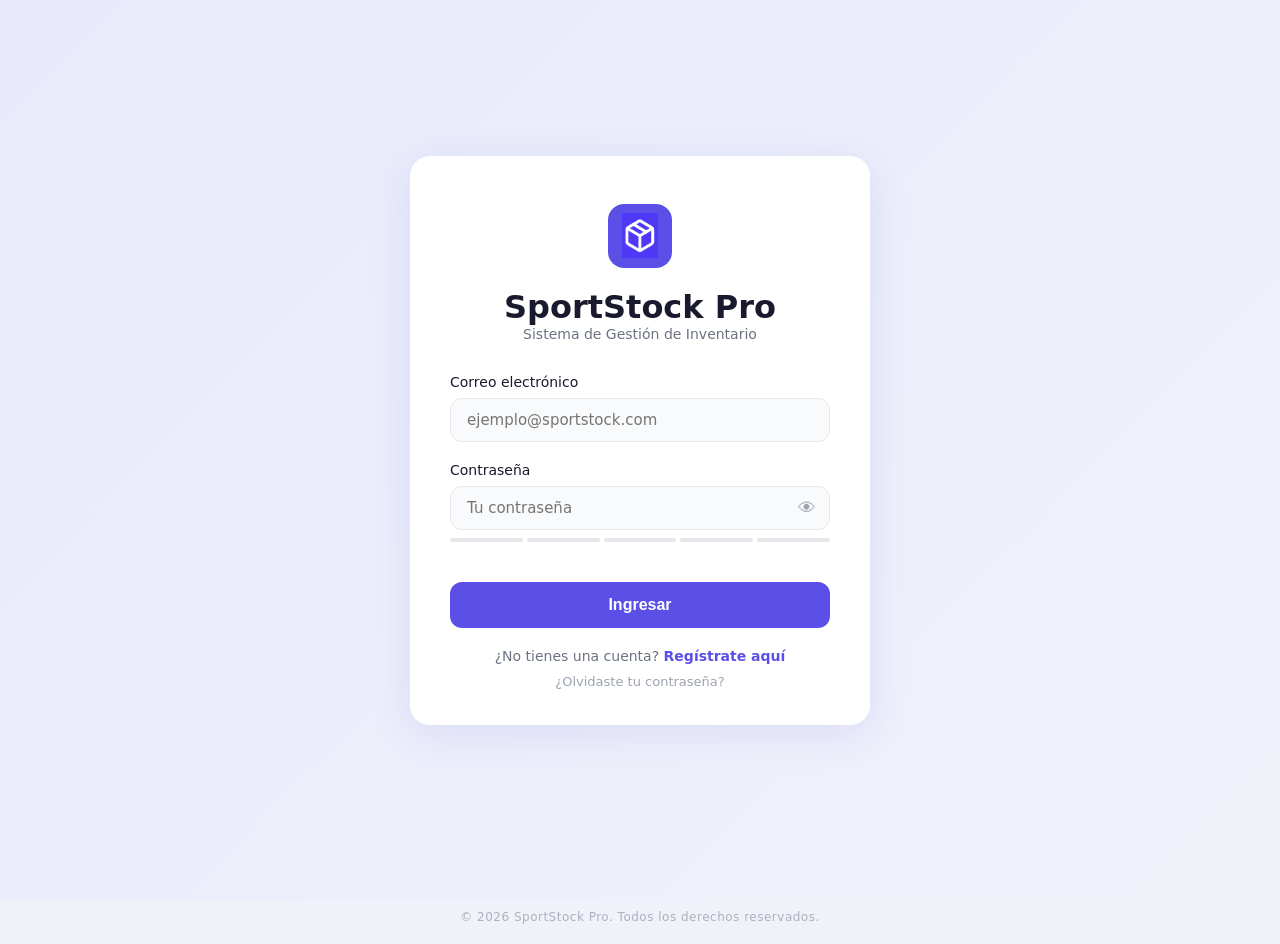
<file: daniel proyecto/index.html>
<!DOCTYPE html>
<html lang="es">
<head>
    <meta charset="UTF-8" />
    <meta name="viewport" content="width=device-width, initial-scale=1.0" />
    <title>SportStock Pro - Login</title>
    <link rel="stylesheet" href="CSS/styles.css">
    <style>
        .input-wrap { position: relative; }
        .input-wrap input { padding-right: 40px !important; }
        .ico { position: absolute; right: 14px; top: 50%; transform: translateY(-50%); pointer-events: none; }

        .toggle-pass {
            position: absolute; right: 14px; top: 50%; transform: translateY(-50%);
            background: none; border: none; cursor: pointer; font-size: 18px; color: #9CA3AF; padding: 0;
        }
        .toggle-pass:hover { color: #5B4FE8; }

        .strength-bar { display: flex; gap: 4px; margin-top: 8px; }
        .strength-bar span { flex: 1; height: 4px; border-radius: 4px; background: #E5E7EB; transition: background 0.3s; }
        .strength-label { font-size: 12px; font-weight: 600; margin-top: 4px; min-height: 16px; }

        .req-box { background: #F9FAFB; border: 1.5px solid #E5E7EB; border-radius: 10px; padding: 12px 14px; margin-top: 6px; display: none; }
        .req-box.visible { display: block; }
        .req-list { list-style: none; padding: 0; margin: 0; display: grid; grid-template-columns: 1fr 1fr; gap: 5px 12px; }
        .req-list li { font-size: 12px; color: #9CA3AF; display: flex; align-items: center; gap: 6px; }
        .req-list li::before { content: '✗'; color: #EF4444; font-weight: 700; flex-shrink: 0; }
        .req-list li.ok { color: #10B981; }
        .req-list li.ok::before { content: '✔'; color: #10B981; }

        .modal { display: none; position: fixed; inset: 0; background: rgba(0,0,0,0.45); z-index: 300; align-items: center; justify-content: center; padding: 20px; }
        .modal-box { background: white; border-radius: 20px; padding: 36px; width: 100%; max-width: 460px; box-shadow: 0 8px 40px rgba(91,79,232,0.18); margin: auto; }
        .field { margin-bottom: 14px; }
        .field label { display: block; margin-bottom: 6px; font-weight: 600; font-size: 14px; color: #1A1A2E; }
        .field input {
            width: 100%; padding: 12px; border: 1.5px solid #E5E7EB; border-radius: 10px;
            font-size: 14px; outline: none; font-family: inherit; background: #F9FAFB;
            transition: border-color 0.2s; box-sizing: border-box;
        }
        .field input:focus { border-color: #5B4FE8; background: white; }
        .err { color: #EF4444; font-size: 12px; margin-top: 4px; display: none; }

        .btn-row { display: flex; gap: 12px; margin-top: 22px; }
        .btn-main { flex: 2; padding: 13px; background: #5B4FE8; color: white; border: none; border-radius: 12px; font-size: 15px; font-weight: 600; cursor: pointer; }
        .btn-sec  { flex: 1; padding: 13px; background: white; color: #1A1A2E; border: 1.5px solid #E5E7EB; border-radius: 12px; font-size: 15px; font-weight: 600; cursor: pointer; }
    </style>
</head>
<body>
<div class="login-page">
    <div class="login-card">
        <div class="login-logo"><img src="assets/logo.png" alt="Logo"></div>
        <h1>SportStock Pro</h1>
        <p class="subtitle">Sistema de Gestión de Inventario</p>

        <div class="form-group">
            <label>Correo electrónico</label>
            <div class="input-wrap">
                <input type="text" id="uCorreo" placeholder="ejemplo@sportstock.com" oninput="chkEmail(this,'iconLogin','errLogin')">
                <span class="ico" id="iconLogin"></span>
            </div>
            <p class="err" id="errLogin">⚠️ Ingresa un correo válido (ej: usuario@empresa.com)</p>
        </div>

        <div class="form-group">
            <label>Contraseña</label>
            <div class="input-wrap">
                <input type="password" id="uPass" placeholder="Tu contraseña"
                    onfocus="showReq('reqLogin')" onblur="hideReq('reqLogin','uPass')" oninput="chkPass(this,'bL','labelLogin','L')">
                <button class="toggle-pass" type="button" onclick="togglePass('uPass',this)" tabindex="-1">👁</button>
            </div>
            <div class="strength-bar"><span id="bL1"></span><span id="bL2"></span><span id="bL3"></span><span id="bL4"></span><span id="bL5"></span></div>
            <div class="strength-label" id="labelLogin"></div>
            <div class="req-box" id="reqLogin">
                <ul class="req-list">
                    <li id="rL-len">Mínimo 8 caracteres</li>
                    <li id="rL-upper">Una mayúscula (A-Z)</li>
                    <li id="rL-lower">Una minúscula (a-z)</li>
                    <li id="rL-num">Un número (0-9)</li>
                    <li id="rL-special">Un carácter especial (!@#...)</li>
                </ul>
            </div>
        </div>

        <button class="btn-primary" id="btnLogin" onclick="login()">Ingresar</button>

        <p style="font-size:14px;color:#6B7280;margin-top:20px;">
            ¿No tienes una cuenta?
            <a href="#" onclick="openModal('modalReg');return false;" style="color:#5B4FE8;font-weight:600;text-decoration:none;">Regístrate aquí</a>
        </p>
        <a href="#" onclick="openModal('modalRec');return false;" style="display:block;margin-top:10px;font-size:13px;color:#9CA3AF;text-decoration:none;">
            ¿Olvidaste tu contraseña?
        </a>
    </div>
</div>

<p class="login-footer">© 2026 SportStock Pro. Todos los derechos reservados.</p>

<!-- MODAL REGISTRO -->
<div id="modalReg" class="modal">
    <div class="modal-box" style="overflow-y:auto;max-height:90vh;">
        <h2 style="font-size:22px;font-weight:700;text-align:center;color:#1A1A2E;margin-bottom:6px;">Comienza ahora</h2>
        <p style="text-align:center;color:#6B7280;font-size:14px;margin-bottom:22px;">Crea tu cuenta para gestionar tu inventario.</p>

        <div class="field">
            <label>Nombre Completo</label>
            <input type="text" id="regNombre" placeholder="Tu nombre completo" oninput="chkMin(this,'errNombre',3)">
            <p class="err" id="errNombre">⚠️ El nombre debe tener al menos 3 caracteres</p>
        </div>
        <div class="field">
            <label>Correo Corporativo</label>
            <div class="input-wrap">
                <input type="text" id="regCorreo" placeholder="usuario@sportstock.com" style="padding-right:40px" oninput="chkEmail(this,'iconReg','errCorreo')">
                <span class="ico" id="iconReg"></span>
            </div>
            <p class="err" id="errCorreo">⚠️ Ingresa un correo válido con @ y dominio</p>
        </div>
        <div class="field">
            <label>Edad</label>
            <input type="number" id="regEdad" placeholder="Ej: 25" min="1" max="99" oninput="chkEdad()">
            <p class="err" id="errEdad">⚠️ La edad debe estar entre 1 y 99 años</p>
        </div>
        <div class="field">
            <label>Contraseña</label>
            <div class="input-wrap">
                <input type="password" id="regPass" placeholder="Crea una contraseña segura" style="padding-right:44px"
                    onfocus="showReq('reqReg')" onblur="hideReq('reqReg','regPass')" oninput="chkPass(this,'bR','labelReg','R')">
                <button class="toggle-pass" type="button" onclick="togglePass('regPass',this)" tabindex="-1">👁</button>
            </div>
            <div class="strength-bar"><span id="bR1"></span><span id="bR2"></span><span id="bR3"></span><span id="bR4"></span><span id="bR5"></span></div>
            <div class="strength-label" id="labelReg"></div>
            <div class="req-box" id="reqReg">
                <ul class="req-list">
                    <li id="rR-len">Mínimo 8 caracteres</li>
                    <li id="rR-upper">Una mayúscula (A-Z)</li>
                    <li id="rR-lower">Una minúscula (a-z)</li>
                    <li id="rR-num">Un número (0-9)</li>
                    <li id="rR-special">Un carácter especial (!@#...)</li>
                </ul>
            </div>
        </div>

        <div class="btn-row">
            <button class="btn-main" onclick="registrar()">Crear cuenta</button>
            <button class="btn-sec"  onclick="closeModal('modalReg')">Cancelar</button>
        </div>
    </div>
</div>

<!-- MODAL RECUPERAR -->
<div id="modalRec" class="modal">
    <div class="modal-box" style="text-align:center;">
        <div id="recForm">
            <div style="font-size:40px;margin-bottom:12px;">🔐</div>
            <h2 style="font-size:20px;font-weight:700;margin-bottom:8px;">Recuperar acceso</h2>
            <p style="color:#6B7280;font-size:14px;margin-bottom:24px;">Te enviaremos un enlace para restablecer tu contraseña.</p>
            <div class="field" style="text-align:left;">
                <label>Correo Electrónico</label>
                <input type="text" id="correoRec" placeholder="ejemplo@sportstock.com">
                <p class="err" id="errRec">⚠️ Correo inválido</p>
            </div>
            <div class="btn-row" style="margin-top:8px;">
                <button class="btn-main" onclick="enviarRec()">Enviar enlace</button>
                <button class="btn-sec"  onclick="closeModal('modalRec')">Cerrar</button>
            </div>
        </div>
        <div id="recOk" style="display:none;">
            <div style="font-size:48px;margin-bottom:16px;">✅</div>
            <h2 style="font-size:20px;font-weight:700;margin-bottom:8px;">Revisa tu bandeja</h2>
            <p style="color:#6B7280;font-size:14px;margin-bottom:24px;">
                Hemos enviado las instrucciones a <strong id="correoMostrado"></strong>.
            </p>
            <button class="btn-main" style="flex:1;width:100%;" onclick="closeModal('modalRec')">Entendido</button>
        </div>
    </div>
</div>

<script>
const API = 'http://localhost:8080';
const RE = {
    email:   /^[^\s@]+@[^\s@]+\.[^\s@]+$/,
    upper:   /[A-Z]/,
    lower:   /[a-z]/,
    num:     /[0-9]/,
    special: /[!@#$%^&*()\-_=+\[\]{};':",.<>?\/\\|`~]/
};

// ── Modales ──────────────────────────────────────────────
function openModal(id) { document.getElementById(id).style.display = 'flex'; }
function closeModal(id) { document.getElementById(id).style.display = 'none'; }

// ── Toggle contraseña ─────────────────────────────────────
function togglePass(id, btn) {
    const inp = document.getElementById(id);
    inp.type = inp.type === 'password' ? 'text' : 'password';
    btn.textContent = inp.type === 'text' ? '🙈' : '👁';
}

// ── Requisitos ────────────────────────────────────────────
function showReq(id) { document.getElementById(id).classList.add('visible'); }
function hideReq(id, inputId) {
    if (!document.getElementById(inputId).value)
        document.getElementById(id).classList.remove('visible');
}

// ── Validación correo ─────────────────────────────────────
function chkEmail(inp, icoId, errId) {
    const ok = RE.email.test(inp.value.trim());
    document.getElementById(icoId).textContent = inp.value ? (ok ? '✅' : '❌') : '';
    document.getElementById(errId).style.display = (inp.value && !ok) ? 'block' : 'none';
}

// ── Validación mínimo de caracteres ───────────────────────
function chkMin(inp, errId, min) {
    document.getElementById(errId).style.display = inp.value.trim().length >= min ? 'none' : 'block';
}

// ── Validación edad ───────────────────────────────────────
function chkEdad() {
    const v = parseInt(document.getElementById('regEdad').value);
    document.getElementById('errEdad').style.display = (v >= 1 && v <= 99) ? 'none' : 'block';
}

// ── Barra de fortaleza + requisitos ───────────────────────
const SCORES = ['','Muy débil','Débil','Regular','Buena','Fuerte 🔒'];
const COLORS = ['','#EF4444','#EF4444','#F59E0B','#F59E0B','#10B981'];
const BARS   = ['','active-red','active-red','active-orange','active-orange','active-green'];

function chkPass(inp, barPfx, labelId, reqPfx) {
    const p = inp.value;
    const checks = { len: p.length>=8, upper: RE.upper.test(p), lower: RE.lower.test(p), num: RE.num.test(p), special: RE.special.test(p) };
    const score = Math.min(5, [p.length>=8, p.length>=12, RE.upper.test(p), RE.lower.test(p), RE.num.test(p), RE.special.test(p)].filter(Boolean).length);

    for (let i=1; i<=5; i++) {
        const el = document.getElementById(`${barPfx}${i}`);
        el.className = i <= score ? BARS[score] : '';
    }
    const lbl = document.getElementById(labelId);
    lbl.textContent = p ? SCORES[score] : '';
    lbl.style.color = COLORS[score] || '';

    for (const [k, ok] of Object.entries(checks)) {
        const li = document.getElementById(`r${reqPfx}-${k}`);
        if (li) li.className = ok ? 'ok' : '';
    }
}

function passOk(p) {
    return p.length>=8 && RE.upper.test(p) && RE.lower.test(p) && RE.num.test(p) && RE.special.test(p);
}

// ── LOGIN ─────────────────────────────────────────────────
async function login() {
    const correo = document.getElementById('uCorreo').value.trim();
    const pass   = document.getElementById('uPass').value;

    if (!RE.email.test(correo)) { document.getElementById('errLogin').style.display='block'; document.getElementById('uCorreo').focus(); return; }
    if (!passOk(pass))          { showReq('reqLogin'); document.getElementById('uPass').focus(); return; }

    const btn = document.getElementById('btnLogin');
    btn.textContent = 'Ingresando...'; btn.disabled = true;

    try {
        const res = await fetch(`${API}/usuarios/login`, {
            method: 'POST', headers: {'Content-Type':'application/json'},
            body: JSON.stringify({ correo, contraseña: pass })
        });
        if (res.ok) window.location.href = 'dashboard.html';
        else if (res.status===401||res.status===404) alert('❌ Correo o contraseña incorrectos.');
        else alert('Error del servidor. Intenta más tarde.');
    } catch {
        window.location.href = 'dashboard.html'; // modo demo
    } finally {
        btn.textContent = 'Ingresar'; btn.disabled = false;
    }
}

// ── REGISTRO ──────────────────────────────────────────────
async function registrar() {
    const nombre = document.getElementById('regNombre').value.trim();
    const correo = document.getElementById('regCorreo').value.trim();
    const edad   = parseInt(document.getElementById('regEdad').value)||0;
    const pass   = document.getElementById('regPass').value;

    if (nombre.length<3)          { document.getElementById('errNombre').style.display='block'; return; }
    if (!RE.email.test(correo))   { document.getElementById('errCorreo').style.display='block'; return; }
    if (edad<1||edad>99)          { document.getElementById('errEdad').style.display='block';   return; }
    if (!passOk(pass))            { showReq('reqReg'); return; }

    try {
        const res = await fetch(`${API}/usuarios`, {
            method: 'POST', headers: {'Content-Type':'application/json'},
            body: JSON.stringify({ nombre, correo, edad, rol:'Almacenista', estado:true, contraseña:pass })
        });
        if (res.ok||res.status===201) { alert(`✅ Cuenta creada para ${nombre}. Ya puedes iniciar sesión.`); closeModal('modalReg'); }
        else alert('No se pudo crear la cuenta. Verifica los datos.');
    } catch {
        alert(`✅ Cuenta creada para ${nombre} (modo demo).`); closeModal('modalReg');
    }
}

// ── RECUPERAR ─────────────────────────────────────────────
function enviarRec() {
    const correo = document.getElementById('correoRec').value.trim();
    if (!RE.email.test(correo)) { document.getElementById('errRec').style.display='block'; return; }
    document.getElementById('correoMostrado').textContent = correo;
    document.getElementById('recForm').style.display = 'none';
    document.getElementById('recOk').style.display   = 'block';
}

// Cerrar modales al abrir recuperar (reiniciar vista)
function openModalRec() {
    document.getElementById('recForm').style.display = 'block';
    document.getElementById('recOk').style.display   = 'none';
    openModal('modalRec');
}

document.addEventListener('keydown', e => { if (e.key==='Enter') login(); });
window.onclick = e => {
    if (e.target.id==='modalRec') closeModal('modalRec');
    if (e.target.id==='modalReg') closeModal('modalReg');
};
</script>
</body>
</html>
</file>
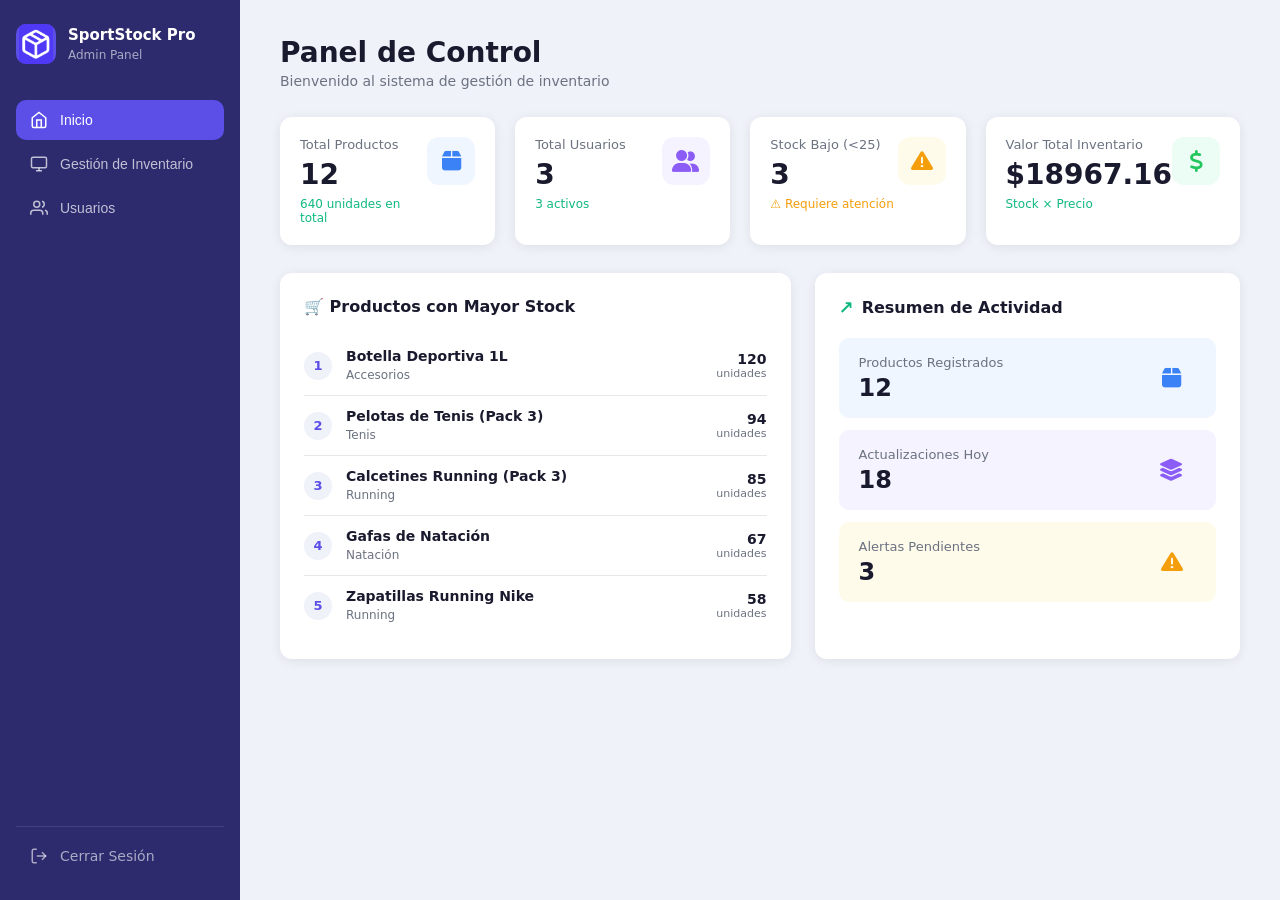
<file: daniel proyecto/dashboard.html>
<!DOCTYPE html>
<html lang="es">
<head>
  <meta charset="UTF-8"/>
  <meta name="viewport" content="width=device-width, initial-scale=1.0"/>
  <title>SportStock Pro - Dashboard</title>
  <link rel="stylesheet" href="CSS/styles.css">
  <link rel="stylesheet" href="https://cdnjs.cloudflare.com/ajax/libs/font-awesome/6.5.0/css/all.min.css">
</head>
<body>
<div class="app">

  <!-- SIDEBAR -->
  <aside class="sidebar">
    <div class="sidebar-brand">
      <div class="brand-icon"><img src="assets/logo.png" alt="Logo"></div>
      <div><h2>SportStock Pro</h2><span>Admin Panel</span></div>
    </div>
    <nav>
      <button class="nav-item active" id="nav-inicio"     onclick="showPage('inicio')">
        <svg viewBox="0 0 24 24" fill="none" stroke="currentColor" stroke-width="2"><path d="M3 9l9-7 9 7v11a2 2 0 0 1-2 2H5a2 2 0 0 1-2-2z"/><polyline points="9 22 9 12 15 12 15 22"/></svg>
        Inicio
      </button>
      <button class="nav-item" id="nav-inventario" onclick="showPage('inventario')">
        <svg viewBox="0 0 24 24" fill="none" stroke="currentColor" stroke-width="2"><rect x="2" y="3" width="20" height="14" rx="2"/><line x1="8" y1="21" x2="16" y2="21"/><line x1="12" y1="17" x2="12" y2="21"/></svg>
        Gestión de Inventario
      </button>
      <button class="nav-item" id="nav-usuarios" onclick="showPage('usuarios')">
        <svg viewBox="0 0 24 24" fill="none" stroke="currentColor" stroke-width="2"><path d="M17 21v-2a4 4 0 0 0-4-4H5a4 4 0 0 0-4 4v2"/><circle cx="9" cy="7" r="4"/><path d="M23 21v-2a4 4 0 0 0-3-3.87"/><path d="M16 3.13a4 4 0 0 1 0 7.75"/></svg>
        Usuarios
      </button>
    </nav>
    <a href="index.html" class="sidebar-logout">
      <svg width="18" height="18" viewBox="0 0 24 24" fill="none" stroke="currentColor" stroke-width="2"><path d="M9 21H5a2 2 0 0 1-2-2V5a2 2 0 0 1 2-2h4"/><polyline points="16 17 21 12 16 7"/><line x1="21" y1="12" x2="9" y2="12"/></svg>
      Cerrar Sesión
    </a>
  </aside>

  <!-- MAIN -->
  <main class="main">

    <!-- INICIO -->
    <div class="page active" id="page-inicio">
      <div class="page-header">
        <h1>Panel de Control</h1>
        <p>Bienvenido al sistema de gestión de inventario</p>
      </div>
      <div class="cards-row">
        <div class="stat-card">
          <div class="info"><p>Total Productos</p><h2 id="statTotalProductos">—</h2><div class="trend" id="statStockTotal">Cargando...</div></div>
          <div class="stat-icon blue"><i class="fa-solid fa-box"></i></div>
        </div>
        <div class="stat-card">
          <div class="info"><p>Total Usuarios</p><h2 id="statTotalUsuarios">—</h2><div class="trend" id="statUsuariosActivos">Cargando...</div></div>
          <div class="stat-icon purple"><i class="fa-solid fa-user-group"></i></div>
        </div>
        <div class="stat-card">
          <div class="info"><p>Stock Bajo (&lt;25)</p><h2 id="statStockBajo">—</h2><div class="trend warn" id="statStockBajoTxt">Cargando...</div></div>
          <div class="stat-icon orange"><i class="fa-solid fa-triangle-exclamation"></i></div>
        </div>
        <div class="stat-card">
          <div class="info"><p>Valor Total Inventario</p><h2 id="statValorTotal">—</h2><div class="trend">Stock × Precio</div></div>
          <div class="stat-icon green"><i class="fa-solid fa-dollar-sign"></i></div>
        </div>
      </div>
      <div class="bottom-grid">

        <!-- Productos con Mayor Stock -->
        <div class="card">
          <div class="card-title">🛒 Productos con Mayor Stock</div>
          <div id="topProductos"><p style="color:#9CA3AF;padding:16px;">Cargando...</p></div>
        </div>

        <!-- ✅ NUEVA TARJETA: Resumen de Actividad (igual a Figma) -->
        <div class="card">
          <div class="card-title">
            <span style="color:#10B981; font-size:18px;">↗</span> Resumen de Actividad
          </div>

          <!-- Productos Registrados — fondo azul -->
          <div class="activity-item activity-blue">
            <div>
              <p class="label">Productos Registrados</p>
              <p class="value" id="actProductos">—</p>
            </div>
            <div class="stat-icon blue"><i class="fa-solid fa-box"></i></div>
          </div>

          <!-- Actualizaciones Hoy — fondo morado -->
          <div class="activity-item activity-purple">
            <div>
              <p class="label">Actualizaciones Hoy</p>
              <p class="value" id="actActualizaciones">18</p>
            </div>
            <div class="stat-icon purple"><i class="fa-solid fa-layer-group"></i></div>
          </div>

          <!-- Alertas Pendientes — fondo amarillo -->
          <div class="activity-item activity-orange">
            <div>
              <p class="label">Alertas Pendientes</p>
              <p class="value" id="actAlertas">—</p>
            </div>
            <div class="stat-icon orange"><i class="fa-solid fa-triangle-exclamation"></i></div>
          </div>
        </div>

      </div>
    </div>

    <!-- INVENTARIO -->
    <div class="page" id="page-inventario">
      <div class="page-header">
        <h1>Gestión de Inventario</h1>
        <p>Administra todos los productos del almacén deportivo</p>
      </div>
      <div class="toolbar">
        <div class="search-box">
          <svg width="16" height="16" viewBox="0 0 24 24" fill="none" stroke="#9CA3AF" stroke-width="2"><circle cx="11" cy="11" r="8"/><line x1="21" y1="21" x2="16.65" y2="16.65"/></svg>
          <input type="text" id="searchInput" placeholder="Buscar por ID, nombre o categoría..." oninput="filterTable()"/>
        </div>
        <button class="btn-add" onclick="openModal()">+ Registrar Artículo</button>
      </div>
      <div id="apiBanner" style="display:none; padding:10px 16px; border-radius:10px; margin-bottom:12px; font-size:13px;"></div>
      <div class="table-wrap">
        <table>
          <thead><tr><th>ID</th><th>Nombre del Artículo</th><th>Categoría</th><th>Stock</th><th>Precio</th><th>Acciones</th></tr></thead>
          <tbody id="tableBody"><tr><td colspan="6" style="text-align:center;color:#9CA3AF;padding:32px;">Cargando productos...</td></tr></tbody>
        </table>
        <div class="table-footer" id="tableFooter"></div>
      </div>
    </div>

    <!-- USUARIOS -->
    <div class="page" id="page-usuarios">
      <div class="page-header">
        <h1>Gestión de Usuarios</h1>
        <p>Administra los usuarios del sistema</p>
      </div>
      <div class="users-cards">
        <div class="user-stat"><div class="info"><p>Total Usuarios</p><h2 id="totalUsuarios">—</h2></div><div class="stat-icon blue"><i class="fa-solid fa-user-group"></i></div></div>
        <div class="user-stat"><div class="info"><p>Administradores</p><h2 id="totalAdmins">—</h2></div><div class="stat-icon purple"><i class="fa-solid fa-shield"></i></div></div>
        <div class="user-stat"><div class="info"><p>Usuarios Activos</p><h2 id="totalActivos">—</h2></div><div class="stat-icon green"><i class="fa-solid fa-user-plus"></i></div></div>
      </div>
      <div class="user-list-header">
        <h3>Lista de Usuarios</h3>
        <button class="btn-add" onclick="openUserModal()">👤 Agregar Usuario</button>
      </div>
      <div id="userList"><p style="color:#9CA3AF;padding:16px;">Cargando usuarios...</p></div>
    </div>

  </main>
</div>

<!-- MODAL: PRODUCTO -->
<div class="modal-overlay" id="modalOverlay">
  <div class="modal">
    <h2 id="modalTitle">Registrar Nuevo Artículo</h2>
    <div class="form-group">
      <label>Nombre del Producto <span class="required">*</span></label>
      <input type="text" id="mNombre" placeholder="Ej: Balón de Fútbol Profesional"/>
    </div>
    <div class="form-group">
      <label>Categoría <span class="required">*</span></label>
      <select id="mCategoria">
        <option value="">Selecciona una categoría</option>
        <option>Fútbol</option><option>Baloncesto</option><option>Tenis</option>
        <option>Running</option><option>Natación</option><option>Gimnasio</option>
        <option>Ciclismo</option><option>Accesorios</option>
      </select>
    </div>
    <div class="form-row">
      <div class="form-group">
        <label>Cantidad en Stock <span class="required">*</span></label>
        <input type="number" id="mCantidad" placeholder="0" min="0"/>
      </div>
      <div class="form-group">
        <label>Precio Unitario <span class="required">*</span></label>
        <input type="number" id="mPrecio" placeholder="$ 0.00" min="0" step="0.01"/>
      </div>
    </div>
    <div class="modal-actions">
      <button class="btn-save" id="btnGuardar" onclick="saveProduct()">Guardar Producto</button>
      <button class="btn-cancel" onclick="closeModal()">Cancelar</button>
    </div>
  </div>
</div>

<!-- MODAL: USUARIO -->
<div class="modal-overlay" id="userModalOverlay">
  <div class="modal">
    <h2 id="userModalTitle">Agregar Nuevo Usuario</h2>
    <div class="form-row">
      <div class="form-group">
        <label>Nombre Completo <span class="required">*</span></label>
        <input type="text" id="uNombre" placeholder="Ej: Ana Torres"/>
      </div>
      <div class="form-group">
        <label>Correo Electrónico <span class="required">*</span></label>
        <input type="email" id="uEmail" placeholder="usuario@sportstock.com"/>
      </div>
    </div>
    <div class="form-row">
      <div class="form-group">
        <label>Edad <span class="required">*</span></label>
        <input type="number" id="uEdad" placeholder="Ej: 28" min="1" max="99"/>
      </div>
      <div class="form-group">
        <label>Contraseña <span class="required">*</span></label>
        <input type="password" id="uPassword" placeholder="Contraseña del usuario"/>
      </div>
    </div>
    <div class="form-row">
      <div class="form-group">
        <label>Rol <span class="required">*</span></label>
        <select id="uRol">
          <option value="">Selecciona un rol</option>
          <option>Administrador</option><option>Gerente</option><option>Almacenista</option>
        </select>
      </div>
      <div class="form-group">
        <label>Estado <span class="required">*</span></label>
        <select id="uEstado">
          <option value="Activo">Activo</option>
          <option value="Inactivo">Inactivo</option>
        </select>
      </div>
    </div>
    <div class="modal-actions">
      <button class="btn-save" id="btnGuardarUsuario" onclick="saveUser()">Guardar Usuario</button>
      <button class="btn-cancel" onclick="closeUserModal()">Cancelar</button>
    </div>
  </div>
</div>

<!-- MODAL: CONFIRMAR ELIMINAR PRODUCTO -->
<div class="modal-overlay" id="deleteModalOverlay">
  <div class="modal" style="max-width:420px;text-align:center;">
    <div style="font-size:48px;margin-bottom:16px;">🗑️</div>
    <h2 style="margin-bottom:8px;">¿Eliminar producto?</h2>
    <p id="deleteProductName" style="color:#6B7280;font-size:14px;margin-bottom:24px;"></p>
    <div class="modal-actions">
      <button class="btn-save" style="background:#EF4444;" onclick="confirmDelete()">Sí, eliminar</button>
      <button class="btn-cancel" onclick="closeDeleteModal()">Cancelar</button>
    </div>
  </div>
</div>

<!-- MODAL: CONFIRMAR ELIMINAR USUARIO -->
<div class="modal-overlay" id="deleteUserModalOverlay">
  <div class="modal" style="max-width:420px;text-align:center;">
    <div style="font-size:48px;margin-bottom:16px;">👤</div>
    <h2 style="margin-bottom:8px;">¿Eliminar usuario?</h2>
    <p id="deleteUserName" style="color:#6B7280;font-size:14px;margin-bottom:24px;"></p>
    <div class="modal-actions">
      <button class="btn-save" style="background:#EF4444;" onclick="confirmDeleteUser()">Sí, eliminar</button>
      <button class="btn-cancel" onclick="closeDeleteUserModal()">Cancelar</button>
    </div>
  </div>
</div>

<script>
// ── Configuración ──────────────────────────────────────────
const API_BASE = 'http://localhost:8080/api';

// ── Datos locales (modo sin backend) ──────────────────────
const PRODUCTOS_BASE = [
  { id:'L001', nombre:'Balón de Fútbol Profesional',  categoria:'Fútbol',     stock:45,  precio:29.99 },
  { id:'L002', nombre:'Guantes de Portero',           categoria:'Fútbol',     stock:23,  precio:34.50 },
  { id:'L003', nombre:'Balón de Baloncesto Spalding', categoria:'Baloncesto', stock:31,  precio:42.00 },
  { id:'L004', nombre:'Raqueta de Tenis Wilson',      categoria:'Tenis',      stock:15,  precio:89.99 },
  { id:'L005', nombre:'Zapatillas Running Nike',      categoria:'Running',    stock:58,  precio:119.99 },
  { id:'L006', nombre:'Gafas de Natación',            categoria:'Natación',   stock:67,  precio:18.50 },
  { id:'L007', nombre:'Mancuernas 5kg (Par)',         categoria:'Gimnasio',   stock:42,  precio:24.99 },
  { id:'L008', nombre:'Espinilleras Profesionales',   categoria:'Fútbol',     stock:38,  precio:15.99 },
  { id:'L009', nombre:'Casco de Ciclismo',            categoria:'Ciclismo',   stock:22,  precio:54.99 },
  { id:'L010', nombre:'Botella Deportiva 1L',         categoria:'Accesorios', stock:120, precio:9.99  },
  { id:'L011', nombre:'Calcetines Running (Pack 3)',  categoria:'Running',    stock:85,  precio:12.50 },
  { id:'L012', nombre:'Pelotas de Tenis (Pack 3)',    categoria:'Tenis',      stock:94,  precio:8.99  },
];
const USUARIOS_BASE = [
  { id:'U001', nombre:'Carlos Méndez',  correo:'carlos@sportstock.com', edad:30, rol:'Administrador', estado:'Activo' },
  { id:'U002', nombre:'María González', correo:'maria@sportstock.com',  edad:28, rol:'Gerente',       estado:'Activo' },
  { id:'U003', nombre:'Juan Pérez',     correo:'juan@sportstock.com',   edad:25, rol:'Almacenista',   estado:'Activo' },
];

// ── Estado global ──────────────────────────────────────────
let products = [], users = [], apiOnline = false;
let editProductId = null, editUserId = null;
let deleteProductId = null, deleteUserId = null;

// ── Helpers ────────────────────────────────────────────────
const $       = id => document.getElementById(id);
const set     = (id, v) => { const e=$(id); if(e) e.textContent=v; };
const esLocal = id => isNaN(Number(id));

const normUser = u => ({
  ...u,
  estado: u.estado === true ? 'Activo' : u.estado === false ? 'Inactivo' : (u.estado || 'Activo')
});

async function apiFetch(path, opts = {}) {

  const res = await fetch(API_BASE + path, {
    headers: {
      'Content-Type': 'application/json'
    },
    ...opts
  });

  if (res.status === 204) return null;

  const txt = await res.text();

  if (!res.ok) {
    throw new Error(txt || `Error ${res.status}`);
  }

  return txt ? JSON.parse(txt) : null;
}

// ── Inicio ────────────────────────────────────────────────
document.addEventListener('DOMContentLoaded', async () => {
  await Promise.all([loadProductos(), loadUsuarios()]);
  updateDashboard();
});

// ── PRODUCTOS ─────────────────────────────────────────────
async function loadProductos() {
  products = [...PRODUCTOS_BASE];
  try {
    const api = await apiFetch('/productos');
    apiOnline = true;
    api.forEach(p => {
      if (!products.some(b => b.nombre === p.nombre && b.categoria === p.categoria))
        products.push(p);
    });
    showBanner(true, products.length);
  } catch {
    apiOnline = false;
    showBanner(false, products.length);
  }
  renderTable(products);
}

function showBanner(online, total) {
  const b = $('apiBanner');
  b.style.display = 'block';
  if (online) {
    Object.assign(b.style, { background:'#D1FAE5', color:'#065F46' });
    b.textContent = `✅ Conectado al servidor Java. ${PRODUCTOS_BASE.length} base + ${total - PRODUCTOS_BASE.length} del backend.`;
  } else {
    Object.assign(b.style, { background:'#FEF3C7', color:'#92400E' });
    b.textContent = `⚠️ Backend no disponible. Mostrando ${PRODUCTOS_BASE.length} productos en modo local.`;
  }
}

const CAT_CLASS = {
  'Fútbol':'futbol','Baloncesto':'baloncesto','Tenis':'tenis','Running':'running',
  'Natación':'natacion','Gimnasio':'gimnasio','Ciclismo':'ciclismo','Accesorios':'accesorios'
};
const qtyClass = q => q >= 50 ? 'green' : q >= 25 ? 'orange' : 'red';

function renderTable(data) {
  $('tableBody').innerHTML = data.length
    ? data.map(p => `
        <tr>
          <td class="code">${p.id}</td>
          <td>${p.nombre}</td>
          <td><span class="badge ${CAT_CLASS[p.categoria]||''}">${p.categoria||'—'}</span></td>
          <td><span class="qty ${qtyClass(p.stock)}">${p.stock} unidades</span></td>
          <td class="price">$${Number(p.precio).toFixed(2)}</td>
          <td class="actions">
            <button class="btn-icon" onclick="openEditModal('${p.id}')">✏️</button>
            <button class="btn-icon" onclick="openDeleteModal('${p.id}')">🗑️</button>
          </td>
        </tr>`).join('')
    : '<tr><td colspan="6" style="text-align:center;color:#9CA3AF;padding:32px;">No hay productos registrados.</td></tr>';
  $('tableFooter').textContent = `Mostrando ${data.length} de ${products.length} productos`;
}

function filterTable() {
  const q = $('searchInput').value.toLowerCase();
  renderTable(products.filter(p =>
    [p.id, p.nombre, p.categoria].some(v => String(v||'').toLowerCase().includes(q))
  ));
}

function openModal(p = null) {
  editProductId       = p ? p.id : null;
  $('modalTitle').textContent = p ? 'Editar Artículo'     : 'Registrar Nuevo Artículo';
  $('btnGuardar').textContent = p ? 'Actualizar Producto' : 'Guardar Producto';
  $('mNombre').value    = p?.nombre    || '';
  $('mCategoria').value = p?.categoria || '';
  $('mCantidad').value  = p?.stock     || '';
  $('mPrecio').value    = p?.precio    || '';
  $('modalOverlay').classList.add('open');
}
function openEditModal(id) { openModal(products.find(p => String(p.id) === String(id))); }
function closeModal()      { $('modalOverlay').classList.remove('open'); editProductId = null; }

async function saveProduct() {
  const nombre = $('mNombre').value.trim(), categoria = $('mCategoria').value;
  const stock  = parseInt($('mCantidad').value), precio = parseFloat($('mPrecio').value);
  if (!nombre || !categoria || isNaN(stock) || isNaN(precio))
    return alert('Completa todos los campos obligatorios.');

  const body = { nombre, categoria, stock, precio };

  if (editProductId) {
    if (esLocal(editProductId)) {
      products = products.map(p => String(p.id) === String(editProductId) ? {...p, nombre, categoria, stock, precio} : p);
    } else {
      try {
        const u = await apiFetch(`/productos/${editProductId}`, { method:'PUT', body:JSON.stringify(body) });
        products = products.map(p => String(p.id) === String(editProductId) ? u : p);
      } catch {
        products = products.map(p => String(p.id) === String(editProductId) ? {...p, nombre, categoria, stock, precio} : p);
      }
    }
  } else {
    try {
      if (!apiOnline) throw '';
      products.push(await apiFetch('/productos', { method:'POST', body:JSON.stringify(body) }));
    } catch {
      products.push({ id:'L'+Date.now().toString().slice(-4), nombre, categoria, stock, precio });
    }
  }
  renderTable(products); updateDashboard(); closeModal();
}

function openDeleteModal(id) {
  deleteProductId = id;
  const p = products.find(x => String(x.id) === String(id));
  $('deleteProductName').textContent = `"${p?.nombre}" será eliminado permanentemente.`;
  $('deleteModalOverlay').classList.add('open');
}
function closeDeleteModal() { $('deleteModalOverlay').classList.remove('open'); deleteProductId = null; }

async function confirmDelete() {
  if (!esLocal(deleteProductId) && apiOnline)
    try { await apiFetch(`/productos/${deleteProductId}`, { method:'DELETE' }); } catch {}
  products = products.filter(p => String(p.id) !== String(deleteProductId));
  renderTable(products); updateDashboard(); closeDeleteModal();
}

// ── USUARIOS ──────────────────────────────────────────────
async function loadUsuarios() {
  users = [...USUARIOS_BASE];
  try {
    const api = await apiFetch('/usuarios');
    api.forEach(u => {
      const n = normUser(u);
      if (!users.some(x => x.correo === n.correo)) users.push(n);
    });
  } catch { /* sin backend, solo datos base */ }
  renderUsers();
}

const esAdmin = rol => rol === 'Administrador' || rol === 'admin';

function renderUsers() {
  $('userList').innerHTML = users.length
    ? users.map(u => `
        <div class="user-card">
          <div class="avatar">${u.nombre.charAt(0)}</div>
          <div class="user-info"><strong>${u.nombre}</strong><span>${u.correo}</span></div>
          <div class="tags">
            <span class="tag ${esAdmin(u.rol)?'admin':''}">${u.rol||'—'}</span>
            <span class="tag ${u.estado==='Activo'?'activo':''}">${u.estado||'—'}</span>
          </div>
          <div class="actions" style="margin-left:auto;">
            <button class="btn-icon" onclick="openEditUserModal('${u.id}')">✏️</button>
            <button class="btn-icon" onclick="openDeleteUserModal('${u.id}')">🗑️</button>
          </div>
        </div>`).join('')
    : '<p style="color:#9CA3AF;padding:16px;">No hay usuarios registrados.</p>';

  set('totalUsuarios', users.length);
  set('totalAdmins',   users.filter(u => esAdmin(u.rol)).length);
  set('totalActivos',  users.filter(u => u.estado === 'Activo').length);
}

function openUserModal(u = null) {
  editUserId = u ? u.id : null;
  $('userModalTitle').textContent    = u ? 'Editar Usuario'    : 'Agregar Nuevo Usuario';
  $('btnGuardarUsuario').textContent = u ? 'Actualizar Usuario': 'Guardar Usuario';
  $('uNombre').value   = u?.nombre || '';
  $('uEmail').value    = u?.correo || '';
  $('uEdad').value     = u?.edad   || '';
  $('uPassword').value = '';
  $('uRol').value      = u?.rol    || '';
  $('uEstado').value   = u?.estado || 'Activo';
  $('userModalOverlay').classList.add('open');
}
function openEditUserModal(id) { openUserModal(users.find(u => String(u.id) === String(id))); }
function closeUserModal()      { $('userModalOverlay').classList.remove('open'); editUserId = null; }

async function saveUser() {
  const nombre = $('uNombre').value.trim(), correo = $('uEmail').value.trim();
  if (!nombre || !correo) return alert('Nombre y correo son obligatorios.');
  const edad      = parseInt($('uEdad').value) || 0;
  const rol       = $('uRol').value;
  const estadoStr = $('uEstado').value;
  const password  = $('uPassword').value.trim();
  const body = { nombre, correo, edad, rol, estado: estadoStr === 'Activo', contraseña: password };

  if (editUserId) {
    if (esLocal(editUserId)) {
      users = users.map(u => String(u.id) === String(editUserId) ? {...u, nombre, correo, edad, rol, estado:estadoStr} : u);
    } else {
      try {
        const upd = await apiFetch(`/usuarios/${editUserId}`, { method:'PUT', body:JSON.stringify(body) });
        users = users.map(u => String(u.id) === String(editUserId) ? normUser(upd) : u);
      } catch {
        users = users.map(u => String(u.id) === String(editUserId) ? {...u, nombre, correo, edad, rol, estado:estadoStr} : u);
      }
    }
  } else {
    try {
      if (!apiOnline) throw '';
      users.push(normUser(await apiFetch('/usuarios', { method:'POST', body:JSON.stringify(body) })));
    } catch {
      users.push({ id:'U'+Date.now().toString().slice(-4), nombre, correo, edad, rol, estado:estadoStr });
    }
  }
  renderUsers(); updateDashboard(); closeUserModal();
}

function openDeleteUserModal(id) {
  deleteUserId = id;
  const u = users.find(x => String(x.id) === String(id));
  $('deleteUserName').textContent = `"${u?.nombre}" será eliminado permanentemente.`;
  $('deleteUserModalOverlay').classList.add('open');
}
function closeDeleteUserModal() { $('deleteUserModalOverlay').classList.remove('open'); deleteUserId = null; }

async function confirmDeleteUser() {
  if (!esLocal(deleteUserId) && apiOnline)
    try { await apiFetch(`/usuarios/${deleteUserId}`, { method:'DELETE' }); } catch {}
  users = users.filter(u => String(u.id) !== String(deleteUserId));
  renderUsers(); updateDashboard(); closeDeleteUserModal();
}

// ── DASHBOARD ─────────────────────────────────────────────
function updateDashboard() {
  const totalStock = products.reduce((s, p) => s + Number(p.stock), 0);
  const bajo       = products.filter(p => p.stock < 25).length;
  const valor      = products.reduce((s, p) => s + p.stock * p.precio, 0);

  set('statTotalProductos',  products.length);
  set('statStockTotal',      `${totalStock} unidades en total`);
  set('statTotalUsuarios',   users.length);
  set('statUsuariosActivos', `${users.filter(u => u.estado==='Activo').length} activos`);
  set('statStockBajo',       bajo);
  set('statStockBajoTxt',    bajo > 0 ? '⚠️ Requiere atención' : '✅ Stock saludable');
  set('statValorTotal',      '$' + valor.toFixed(2));

  // ── Resumen de Actividad (valores dinámicos) ──
  set('actProductos', products.length);
  set('actAlertas',   bajo);

  $('topProductos').innerHTML = [...products]
    .sort((a, b) => b.stock - a.stock).slice(0, 5)
    .map((p, i) => `
      <div class="product-row">
        <div class="rank">${i+1}</div>
        <div class="product-info"><strong>${p.nombre}</strong><span>${p.categoria||'—'}</span></div>
        <div class="product-qty">${p.stock}<small>unidades</small></div>
      </div>`).join('');
}

// ── NAVEGACIÓN ────────────────────────────────────────────
function showPage(page) {
  document.querySelectorAll('.page').forEach(p => p.classList.remove('active'));
  document.querySelectorAll('.nav-item').forEach(n => n.classList.remove('active'));
  $('page-' + page)?.classList.add('active');
  $('nav-'  + page)?.classList.add('active');
}

['modalOverlay','userModalOverlay','deleteModalOverlay','deleteUserModalOverlay'].forEach(id =>
  $(id).addEventListener('click', e => { if (e.target === $(id)) $(id).classList.remove('open'); })
);
</script>
</body>
</html>
</file>
<file: daniel proyecto/CSS/styles.css>
/* ===== VARIABLES ===== */
:root {
  --primary: #5B4FE8;
  --primary-dark: #3D35C0;
  --sidebar-bg: #2D2A6E;
  --bg: #F0F2FA;
  --white: #FFFFFF;
  --text: #1A1A2E;
  --text-muted: #6B7280;
  --border: #E5E7EB;
  --green: #10B981;
  --orange: #F59E0B;
  --red: #EF4444;
  --blue: #3B82F6;
  --purple: #8B5CF6;
  --radius: 12px;
  --shadow: 0 2px 12px rgba(0,0,0,0.08);
}

* { margin: 0; padding: 0; box-sizing: border-box; }

body {
  font-family: 'Segoe UI', system-ui, sans-serif;
  background: var(--bg);
  color: var(--text);
  min-height: 100vh;
  display: flex;
  flex-direction: column;
}

/* ===== LOGIN ===== */
.login-page {
    min-height: 100vh;
    display: flex;
    flex-direction: column;
    justify-content: center;
    align-items: center;
    background: linear-gradient(135deg, #E8EAFB, #F0F2FA);
    padding: 20px 0;
}

.login-card {
    background: var(--white);
    border-radius: 20px;
    padding: 48px 40px 36px;
    width: 100%;
    max-width: 460px;
    box-shadow: 0 8px 40px rgba(91, 79, 232, 0.12);
    text-align: center;
    margin-bottom: 20px;
}

/* --- LOGIN LOGO --- */
.login-logo {
    width: 64px;
    height: 64px;
    background-color: var(--primary);
    border-radius: 16px;
    display: flex;
    align-items: center;
    justify-content: center;
    margin: 0 auto 20px;
    overflow: hidden;
}

.login-logo img {
    width: 70%;
    height: 70%;
    object-fit: contain;
}

/* --- SIDEBAR BRAND --- */
.brand-icon {
    width: 40px;
    height: 40px;
    display: flex;
    align-items: center;
    justify-content: center;
    overflow: hidden;
}

.brand-icon img {
    width: 100%;
    height: 100%;
    object-fit: contain;
}

.login-card .subtitle { color: var(--text-muted); font-size: 14px; margin-bottom: 32px; }

.forgot-link {
  display: block;
  margin-top: 16px;
  color: var(--primary);
  font-size: 14px;
  font-weight: 500;
  text-decoration: none;
}
.forgot-link:hover { text-decoration: underline; }

.login-footer {
    text-align: center;
    color: rgba(107, 114, 128, 0.5);
    font-size: 12px;
    font-weight: 400;
    margin-top: 10px;
    padding-bottom: 20px;
    width: 100%;
    letter-spacing: 0.5px;
    pointer-events: none;
}

/* ===== FORMS (shared) ===== */
.form-group { text-align: left; margin-bottom: 20px; }
.form-group label { display: block; font-size: 14px; font-weight: 500; margin-bottom: 8px; }

.form-group input,
.modal .form-group select,
.modal .form-group textarea {
  width: 100%;
  padding: 12px 16px;
  border: 1.5px solid var(--border);
  border-radius: var(--radius);
  font-size: 15px;
  background: #F9FAFB;
  outline: none;
  transition: border-color 0.2s;
  font-family: inherit;
}
.form-group input:focus,
.modal .form-group select:focus,
.modal .form-group textarea:focus { border-color: var(--primary); background: white; }

.modal .form-group label { font-size: 13px; font-weight: 600; margin-bottom: 6px; }
.modal .form-group input,
.modal .form-group select,
.modal .form-group textarea { padding: 11px 14px; font-size: 14px; border-radius: 10px; }
.modal .form-group textarea { resize: vertical; min-height: 100px; }
.modal .form-group .hint { font-size: 12px; color: var(--text-muted); margin-top: 4px; }
.required { color: red; }

/* ===== BUTTONS (shared base) ===== */
.btn-primary, .btn-add, .btn-save {
  display: flex; align-items: center; justify-content: center;
  gap: 8px;
  background: var(--primary);
  color: white;
  border: none;
  border-radius: var(--radius);
  font-size: 14px;
  font-weight: 600;
  cursor: pointer;
  transition: background 0.2s;
  white-space: nowrap;
}
.btn-primary:hover, .btn-add:hover, .btn-save:hover { background: var(--primary-dark); }
.btn-primary { width: 100%; padding: 14px; font-size: 16px; }
.btn-primary:active { transform: scale(0.99); }
.btn-add { padding: 11px 20px; }
.btn-save { flex: 1; padding: 13px; font-size: 15px; }

.btn-cancel {
  flex: 1; padding: 13px;
  background: white; color: var(--text);
  border: 1.5px solid var(--border);
  border-radius: var(--radius);
  font-size: 15px; font-weight: 600;
  cursor: pointer;
  transition: background 0.2s;
}
.btn-cancel:hover { background: #F9FAFB; }

/* ===== DASHBOARD LAYOUT ===== */
.app { display: flex; min-height: 100vh; }

/* SIDEBAR */
.sidebar {
  width: 240px;
  background: var(--sidebar-bg);
  color: white;
  display: flex;
  flex-direction: column;
  padding: 24px 16px;
  position: fixed;
  top: 0; left: 0; bottom: 0;
  z-index: 100;
}

.sidebar-brand {
  display: flex; align-items: center; gap: 12px;
  margin-bottom: 36px;
}
.sidebar-brand .brand-icon {
  width: 40px; height: 40px;
  background: var(--primary);
  border-radius: 10px;
  display: flex; align-items: center; justify-content: center;
  font-size: 18px;
}
.sidebar-brand h2 { font-size: 15px; font-weight: 700; }
.sidebar-brand span { font-size: 12px; opacity: 0.6; }

.sidebar nav { flex: 1; }

.nav-item {
  display: flex; align-items: center; gap: 12px;
  padding: 11px 14px;
  border-radius: 10px;
  color: rgba(255,255,255,0.7);
  text-decoration: none;
  font-size: 14px; font-weight: 500;
  cursor: pointer;
  transition: all 0.2s;
  margin-bottom: 4px;
  border: none; background: none;
  width: 100%; text-align: left;
}
.nav-item:hover { background: rgba(255,255,255,0.1); color: white; }
.nav-item.active { background: var(--primary); color: white; }
.nav-item svg { width: 18px; height: 18px; flex-shrink: 0; }

.sidebar-logout {
  display: flex; align-items: center; gap: 12px;
  padding: 11px 14px;
  color: rgba(255,255,255,0.6);
  font-size: 14px; cursor: pointer;
  border-top: 1px solid rgba(255,255,255,0.1);
  padding-top: 20px; margin-top: 8px;
  text-decoration: none;
  transition: color 0.2s;
}
.sidebar-logout:hover { color: white; }

/* MAIN */
.main { margin-left: 240px; flex: 1; padding: 36px 40px; }

.page-header { margin-bottom: 28px; }
.page-header h1 { font-size: 28px; font-weight: 700; }
.page-header p { color: var(--text-muted); font-size: 14px; margin-top: 4px; }

/* ===== STAT CARDS (shared) ===== */
.cards-row {
  display: grid;
  grid-template-columns: repeat(4, 1fr);
  gap: 20px;
  margin-bottom: 28px;
}

.users-cards {
  display: grid;
  grid-template-columns: repeat(3, 1fr);
  gap: 20px;
  margin-bottom: 28px;
}

.stat-card, .user-stat {
  background: white;
  border-radius: var(--radius);
  padding: 20px;
  box-shadow: var(--shadow);
  display: flex;
  justify-content: space-between;
  align-items: center;
}
.stat-card { align-items: flex-start; }

.stat-card .info p, .user-stat .info p { font-size: 13px; color: var(--text-muted); margin-bottom: 6px; }
.stat-card .info h2, .user-stat .info h2 { font-size: 28px; font-weight: 700; }
.stat-card .info .trend { font-size: 12px; color: var(--green); margin-top: 6px; }
.stat-card .info .trend.warn { color: var(--orange); }

.stat-icon {
  width: 48px;
  height: 48px;
  border-radius: 12px;
  display: flex;
  align-items: center;
  justify-content: center;
  font-size: 22px;
  flex-shrink: 0;
}

.stat-icon.blue   { background: #EFF6FF; color: var(--blue); }
.stat-icon.purple { background: #F5F3FF; color: var(--purple); }
.stat-icon.orange { background: #FFFBEB; color: var(--orange); }
.stat-icon.green  { background: #ECFDF5; color: #22c55e; }

/* ===== BOTTOM GRID ===== */
.bottom-grid {
  display: grid;
  grid-template-columns: 1.2fr 1fr;
  gap: 24px;
}

.card {
  background: white;
  border-radius: var(--radius);
  padding: 24px;
  box-shadow: var(--shadow);
}

.card-title {
  display: flex; align-items: center; gap: 8px;
  font-size: 16px; font-weight: 600;
  margin-bottom: 20px;
  color: var(--text);
}

.product-row {
  display: flex; align-items: center;
  padding: 12px 0;
  border-bottom: 1px solid var(--border);
}
.product-row:last-child { border-bottom: none; }

.rank {
  width: 28px; height: 28px;
  background: var(--bg);
  border-radius: 50%;
  display: flex; align-items: center; justify-content: center;
  font-size: 13px; font-weight: 600;
  color: var(--primary);
  margin-right: 14px; flex-shrink: 0;
}

.product-info { flex: 1; }
.product-info strong { font-size: 14px; font-weight: 600; display: block; }
.product-info span  { font-size: 12px; color: var(--text-muted); }

.product-qty { font-size: 14px; font-weight: 600; text-align: right; }
.product-qty small { display: block; color: var(--text-muted); font-size: 11px; font-weight: 400; }

/* ===== ACTIVITY ITEMS ===== */
.activity-item {
  border-radius: 10px;
  padding: 16px 20px;
  margin-bottom: 12px;
  display: flex;
  align-items: center;
  justify-content: space-between;
}
.activity-item:last-child { margin-bottom: 0; }
.activity-item .label { font-size: 13px; color: var(--text-muted); margin-bottom: 4px; }
.activity-item .value { font-size: 24px; font-weight: 700; color: var(--text); }

/* ✅ Colores de fondo por tipo — igual a Figma */
.activity-item.activity-blue   { background: #EFF6FF; }
.activity-item.activity-purple { background: #F5F3FF; }
.activity-item.activity-orange { background: #FFFBEB; }

.activity-icon { font-size: 24px; }

/* ===== INVENTORY PAGE ===== */
.toolbar {
  display: flex; align-items: center; justify-content: space-between;
  margin-bottom: 24px; gap: 16px;
}

.search-box {
  display: flex; align-items: center;
  background: white;
  border: 1.5px solid var(--border);
  border-radius: var(--radius);
  padding: 10px 16px; gap: 10px;
  flex: 1; max-width: 480px;
  box-shadow: var(--shadow);
}
.search-box input {
  border: none; outline: none;
  font-size: 14px; background: transparent;
  width: 100%; color: var(--text-muted);
}

/* TABLE */
.table-wrap {
  background: white;
  border-radius: var(--radius);
  box-shadow: var(--shadow);
  overflow: hidden;
}

table { width: 100%; border-collapse: collapse; }
thead th {
  padding: 14px 20px;
  text-align: left;
  font-size: 13px; font-weight: 600;
  color: var(--text-muted);
  border-bottom: 1px solid var(--border);
  background: #FAFAFA;
}
tbody td {
  padding: 14px 20px;
  font-size: 14px;
  border-bottom: 1px solid var(--border);
}
tbody tr:last-child td { border-bottom: none; }
tbody tr:hover { background: #FAFBFF; }

.code { font-weight: 700; font-size: 13px; }

.badge {
  display: inline-block;
  padding: 4px 12px;
  border-radius: 20px;
  font-size: 12px; font-weight: 500;
  background: #EFF6FF; color: var(--blue);
}
.badge.futbol     { background: #ECFDF5; color: #059669; }
.badge.baloncesto { background: #FEF3C7; color: #D97706; }
.badge.tenis      { background: #F5F3FF; color: #7C3AED; }
.badge.running    { background: #FFF7ED; color: #EA580C; }
.badge.natacion   { background: #EFF6FF; color: #2563EB; }
.badge.gimnasio   { background: #FCE7F3; color: #DB2777; }
.badge.ciclismo   { background: #F0FDF4; color: #16A34A; }
.badge.accesorios { background: #F5F5F5; color: #6B7280; }

.qty { font-weight: 600; }
.qty.green  { color: var(--green); }
.qty.orange { color: var(--orange); }
.qty.red    { color: var(--red); }

.price { font-weight: 600; }

.actions { display: flex; gap: 10px; }
.btn-icon {
  background: none; border: none; cursor: pointer;
  font-size: 16px; padding: 4px;
  transition: opacity 0.2s; color: var(--text-muted);
}
.btn-icon:hover { opacity: 0.6; }

.table-footer {
  padding: 14px 20px;
  font-size: 13px; color: var(--text-muted);
  background: white;
  border-top: 1px solid var(--border);
  border-radius: 0 0 var(--radius) var(--radius);
}

/* ===== USERS PAGE ===== */
.user-list-header {
  display: flex; align-items: center; justify-content: space-between;
  margin-bottom: 16px;
}
.user-list-header h3 { font-size: 16px; font-weight: 600; }

.user-card {
  background: white;
  border-radius: var(--radius);
  padding: 20px 24px;
  box-shadow: var(--shadow);
  display: flex; align-items: center; gap: 16px;
  margin-bottom: 12px;
}

.avatar {
  width: 44px; height: 44px;
  border-radius: 50%;
  background: #E0E7FF;
  display: flex; align-items: center; justify-content: center;
  font-size: 16px; font-weight: 700;
  color: var(--primary); flex-shrink: 0;
}

.user-info { flex: 1; }
.user-info strong { font-size: 15px; font-weight: 600; display: block; }
.user-info span   { font-size: 13px; color: var(--text-muted); }

.tags { display: flex; gap: 8px; }

.tag {
  padding: 4px 12px;
  border-radius: 20px;
  font-size: 12px; font-weight: 500;
  background: #F3F4F6; color: var(--text-muted);
}
.tag.admin  { background: #EFF6FF; color: var(--blue); }
.tag.activo { background: #ECFDF5; color: var(--green); border: 1px solid #D1FAE5; }

/* ===== MODAL ===== */
.modal-overlay {
  display: none;
  position: fixed; inset: 0;
  background: rgba(0,0,0,0.4);
  z-index: 200;
  align-items: flex-start; justify-content: center;
  padding: 40px 20px;
  overflow-y: auto;
}
.modal-overlay.open { display: flex; }

.modal {
  background: white;
  border-radius: 16px;
  padding: 32px; width: 100%; max-width: 680px;
  box-shadow: 0 20px 60px rgba(0,0,0,0.15);
  margin: auto;
}
.modal h2 { font-size: 20px; font-weight: 700; margin-bottom: 24px; }

.form-row { display: grid; grid-template-columns: 1fr 1fr; gap: 16px; }
.modal-actions { display: flex; gap: 12px; margin-top: 24px; }

/* ===== PAGES ===== */
.page { display: none; }
.page.active { display: block; }

/* ===== ICON BOX ===== */
.icon-box {
    width: 48px;
    height: 48px;
    display: flex;
    align-items: center;
    justify-content: center;
    overflow: hidden;
    border-radius: 12px;
}
.icon-box img {
    width: 60%;
    height: 60%;
    object-fit: contain;
}
</file>
